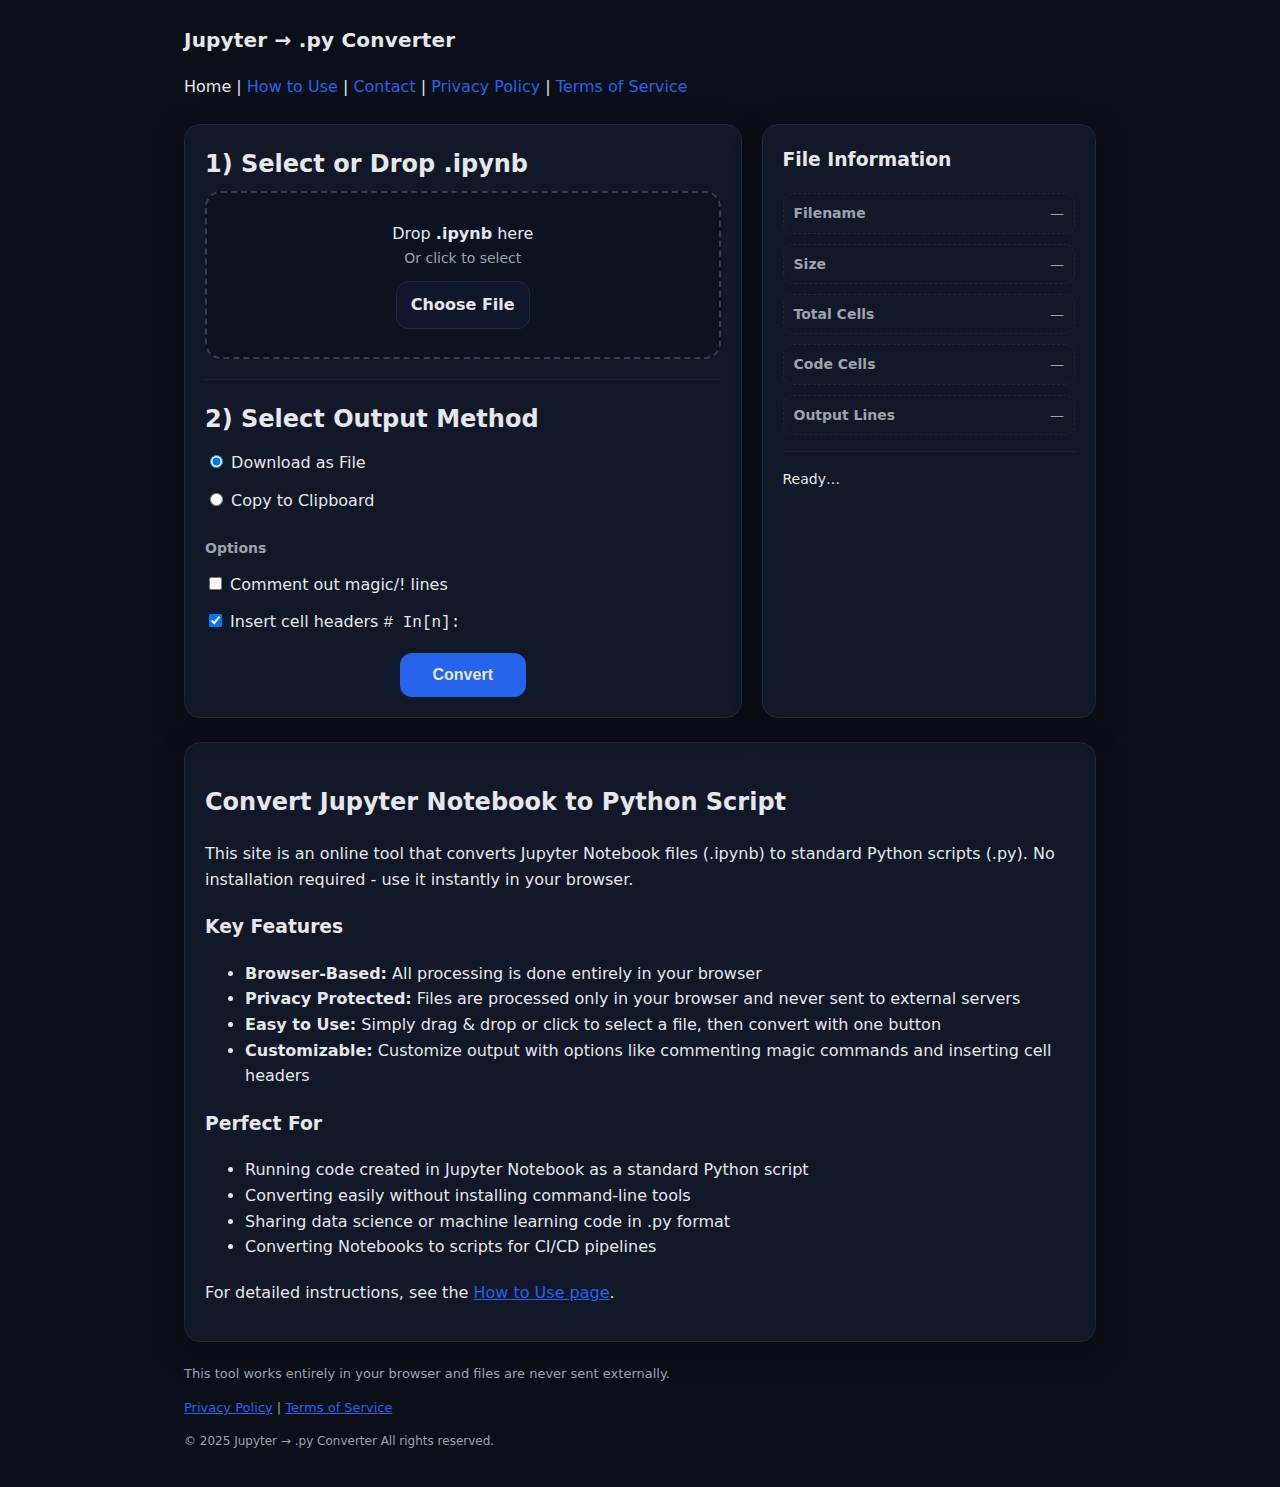
<file: index.html>
<!doctype html>
<html lang="en">

<head>
  <meta charset="utf-8" />
  <meta name="viewport" content="width=device-width, initial-scale=1" />
  <title>Jupyter Notebook → Python Converter</title>
  <meta name="description" content="Convert Jupyter Notebook (.ipynb) to Python script (.py). Works entirely in browser with no server uploads." />
  <meta name="keywords" content="Jupyter, Python, ipynb, converter, nbconvert, Notebook, script, online tool" />

  <!-- Open Graph / SNS Meta Tags -->
  <meta property="og:type" content="website" />
  <meta property="og:title" content="Jupyter Notebook → Python Converter" />
  <meta property="og:description" content="Convert Jupyter Notebook (.ipynb) to Python script (.py). Works entirely in browser with no server uploads." />
  <meta property="og:site_name" content="Jupyter → .py Converter" />

  <!-- Twitter Card -->
  <meta name="twitter:card" content="summary" />
  <meta name="twitter:title" content="Jupyter Notebook → Python Converter" />
  <meta name="twitter:description" content="Convert Jupyter Notebook (.ipynb) to Python script (.py)." />

  <!-- Favicon -->
  <link rel="icon" type="image/x-icon" href="/favicon.ico" />

  <!-- Google AdSense (Auto ads) -->
  <script async src="https://pagead2.googlesyndication.com/pagead/js/adsbygoogle.js?client=ca-pub-8403084400979758" crossorigin="anonymous"></script>

  <link rel="stylesheet" href="styles.css" />

  <!-- Google tag (gtag.js) -->
  <script async src="https://www.googletagmanager.com/gtag/js?id=G-3LLCZ14HVM"></script>
  <script>
    window.dataLayer = window.dataLayer || [];
    function gtag(){dataLayer.push(arguments);}
    gtag('js', new Date());

    gtag('config', 'G-3LLCZ14HVM');
  </script>
</head>

<body>
  <div class="container">
    <header>
      <div class="brand">
        <a href="index.html" style="text-decoration:none; color:inherit; display:flex; align-items:center;">
          <div>
            <div style="font-size:20px; font-weight:800; letter-spacing:.2px;">
              Jupyter → .py Converter
            </div>
          </div>
        </a>
      </div>
    </header>

    <nav style="margin-bottom:24px;">
      <a href="index.html" style="color:var(--text); text-decoration:none;">Home</a> |
      <a href="how-to-use.html" style="color:var(--acc); text-decoration:none;">How to Use</a> |
      <a href="contact.html" style="color:var(--acc); text-decoration:none;">Contact</a> |
      <a href="privacy.html" style="color:var(--acc); text-decoration:none;">Privacy Policy</a> |
      <a href="terms.html" style="color:var(--acc); text-decoration:none;">Terms of Service</a>
    </nav>

    <!-- Main Content -->
    <main class="grid">
      <!-- File Upload & Convert Section -->
      <section class="panel">
        <h2 style="margin:0 0 8px 0;">1) Select or Drop .ipynb</h2>
        <div id="dropzone" class="dropzone" role="button" tabindex="0"
          aria-label="Drop file here or click to select">
          <div>Drop <strong>.ipynb</strong> here</div>
          <div class="meta">Or click to select</div>

          <!-- File Selection Button -->
          <div class="controls">
            <label class="btn">
              Choose File
              <input id="fileInput" type="file" accept=".ipynb,application/json" hidden />
            </label>
          </div>
        </div>

        <hr style="border:none; border-top:1px solid var(--border); margin:20px 0;">

        <h2 style="margin:0 0 12px 0;">2) Select Output Method</h2>
        <!-- Output Method Selection -->
        <div class="controls" style="gap:12px; margin-bottom:16px; flex-direction:column; align-items:flex-start;">
          <label>
            <input type="radio" name="convertMode" value="download" checked />
            Download as File
          </label>
          <label>
            <input type="radio" name="convertMode" value="copy" />
            Copy to Clipboard
          </label>
        </div>

        <!-- Conversion Options -->
        <div style="margin-bottom:16px; margin-top:24px;">
          <h3 style="margin:0 0 8px 0; font-size:14px; color:var(--muted);">Options</h3>
          <div class="controls" style="gap:12px; flex-direction:column; align-items:flex-start;">
            <label>
              <input id="optMagics" type="checkbox" />
              Comment out magic/! lines
            </label>
            <label>
              <input id="optInTags" type="checkbox" checked />
              Insert cell headers <code># In[n]:</code>
            </label>
          </div>
        </div>

        <!-- Convert Button -->
        <div class="controls">
          <button id="btnConvert" class="btn btn-primary" disabled style="padding:12px 32px; font-size:16px; font-weight:600;">
            Convert
          </button>
        </div>
      </section>

      <!-- File Information Sidebar -->
      <aside class="panel">
        <h3 style="margin-top:0;">File Information</h3>
        <div id="fileMeta" class="list meta">
          <div class="kv">
            <strong>Filename</strong>
            <span id="metaName">—</span>
          </div>
          <div class="kv">
            <strong>Size</strong>
            <span id="metaSize">—</span>
          </div>
          <div class="kv">
            <strong>Total Cells</strong>
            <span id="metaCells">—</span>
          </div>
          <div class="kv">
            <strong>Code Cells</strong>
            <span id="metaCodeCells">—</span>
          </div>
          <div class="kv">
            <strong>Output Lines</strong>
            <span id="metaLines">—</span>
          </div>
        </div>
        <hr style="border:none; border-top:1px solid var(--border); margin:16px 0;">
        <div id="status" class="status">Ready…</div>
      </aside>
    </main>

    <!-- 説明セクション -->
    <section class="panel" style="margin-top:24px;">
      <h2>Convert Jupyter Notebook to Python Script</h2>
      <p>
        This site is an online tool that converts Jupyter Notebook files (.ipynb) to standard Python scripts (.py).
        No installation required - use it instantly in your browser.
      </p>
      <h3 style="margin-top:20px;">Key Features</h3>
      <ul>
        <li><strong>Browser-Based:</strong> All processing is done entirely in your browser</li>
        <li><strong>Privacy Protected:</strong> Files are processed only in your browser and never sent to external servers</li>
        <li><strong>Easy to Use:</strong> Simply drag & drop or click to select a file, then convert with one button</li>
        <li><strong>Customizable:</strong> Customize output with options like commenting magic commands and inserting cell headers</li>
      </ul>
      <h3 style="margin-top:20px;">Perfect For</h3>
      <ul>
        <li>Running code created in Jupyter Notebook as a standard Python script</li>
        <li>Converting easily without installing command-line tools</li>
        <li>Sharing data science or machine learning code in .py format</li>
        <li>Converting Notebooks to scripts for CI/CD pipelines</li>
      </ul>
      <p style="margin-top:20px;">
        For detailed instructions, see the <a href="how-to-use.html" style="color:var(--acc);">How to Use page</a>.
      </p>
    </section>

    <!-- Footer -->
    <footer>
      <p>
        This tool works entirely in your browser and files are never sent externally.
      </p>
      <p style="margin-top:12px;">
        <a href="privacy.html" style="color:var(--acc);">Privacy Policy</a> |
        <a href="terms.html" style="color:var(--acc);">Terms of Service</a>
      </p>
      <p style="margin-top:12px; color:var(--muted); font-size:12px;">
        &copy; 2025 Jupyter → .py Converter All rights reserved.
      </p>
    </footer>
  </div>

  <!-- Application Script -->
  <script src="app.js"></script>
</body>

</html>
</file>
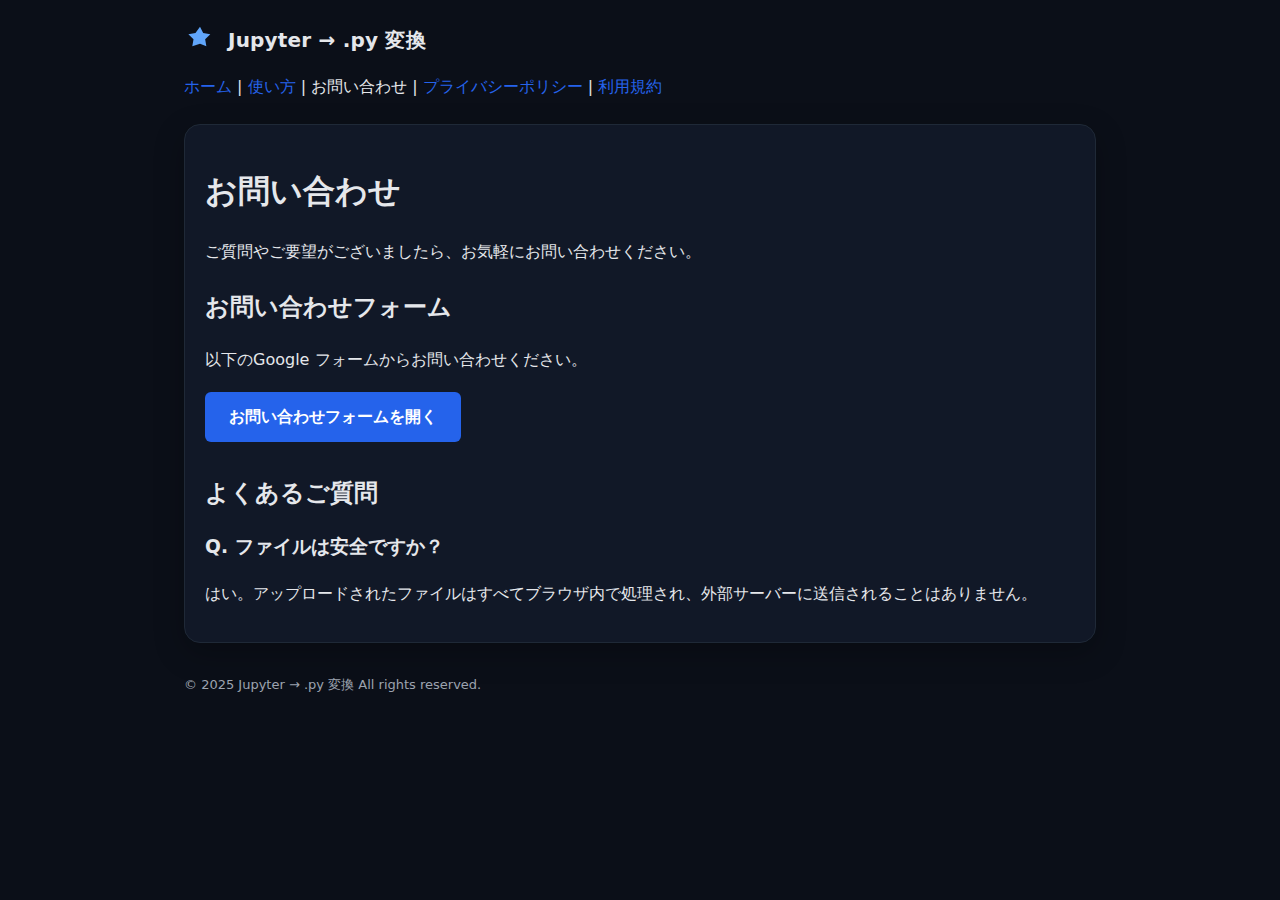
<file: contact.html>
<!doctype html>
<html lang="ja">

<head>
  <meta charset="utf-8" />
  <meta name="viewport" content="width=device-width, initial-scale=1" />
  <title>お問い合わせ | Jupyter → .py 変換</title>
  <meta name="description" content="Jupyter → .py 変換ツールへのお問い合わせページです。" />

  <link rel="stylesheet" href="styles.css" />

  <!-- Google tag (gtag.js) -->
  <script async src="https://www.googletagmanager.com/gtag/js?id=G-3LLCZ14HVM"></script>
  <script>
    window.dataLayer = window.dataLayer || [];
    function gtag(){dataLayer.push(arguments);}
    gtag('js', new Date());

    gtag('config', 'G-3LLCZ14HVM');
  </script>
</head>

<body>
  <div class="container">
    <header>
      <div class="brand">
        <a href="index.html" style="text-decoration:none; color:inherit; display:flex; align-items:center; gap:12px;">
          <svg width="32" height="32" viewBox="0 0 24 24" fill="none" xmlns="http://www.w3.org/2000/svg"
            aria-hidden="true">
            <path d="M12 2l2.39 4.84 5.34.78-3.86 3.76.91 5.32L12 14.77 6.22 16.7l.91-5.32L3.27 7.62l5.34-.78L12 2z"
              fill="#60a5fa" />
          </svg>
          <div>
            <div style="font-size:20px; font-weight:800; letter-spacing:.2px;">
              Jupyter → .py 変換
            </div>
          </div>
        </a>
      </div>
    </header>

    <nav style="margin-bottom:24px;">
      <a href="index.html" style="color:var(--acc); text-decoration:none;">ホーム</a> |
      <a href="how-to-use.html" style="color:var(--acc); text-decoration:none;">使い方</a> |
      <a href="contact.html" style="color:var(--text); text-decoration:none;">お問い合わせ</a> |
      <a href="privacy.html" style="color:var(--acc); text-decoration:none;">プライバシーポリシー</a> |
      <a href="terms.html" style="color:var(--acc); text-decoration:none;">利用規約</a>
    </nav>

    <main class="panel">
      <h1>お問い合わせ</h1>
      <p>ご質問やご要望がございましたら、お気軽にお問い合わせください。</p>

      <section style="margin-top:24px;">
        <h2>お問い合わせフォーム</h2>
        <p>
          以下のGoogle フォームからお問い合わせください。
        </p>

        <div style="margin-top:20px;">
          <a href="https://forms.gle/yiNz5dXvi78vizZi8" target="_blank" rel="noopener"
             style="display:inline-block; padding:12px 24px; background-color:var(--acc); color:white; text-decoration:none; border-radius:6px; font-weight:600;">
            お問い合わせフォームを開く
          </a>
        </div>
      </section>

      <section style="margin-top:32px;">
        <h2>よくあるご質問</h2>
        <h3>Q. ファイルは安全ですか？</h3>
        <p>
          はい。アップロードされたファイルはすべてブラウザ内で処理され、外部サーバーに送信されることはありません。
        </p>

      </section>
    </main>

    <footer style="margin-top:32px;">
      <p>&copy; 2025 Jupyter → .py 変換 All rights reserved.</p>
    </footer>
  </div>
</body>

</html>
</file>
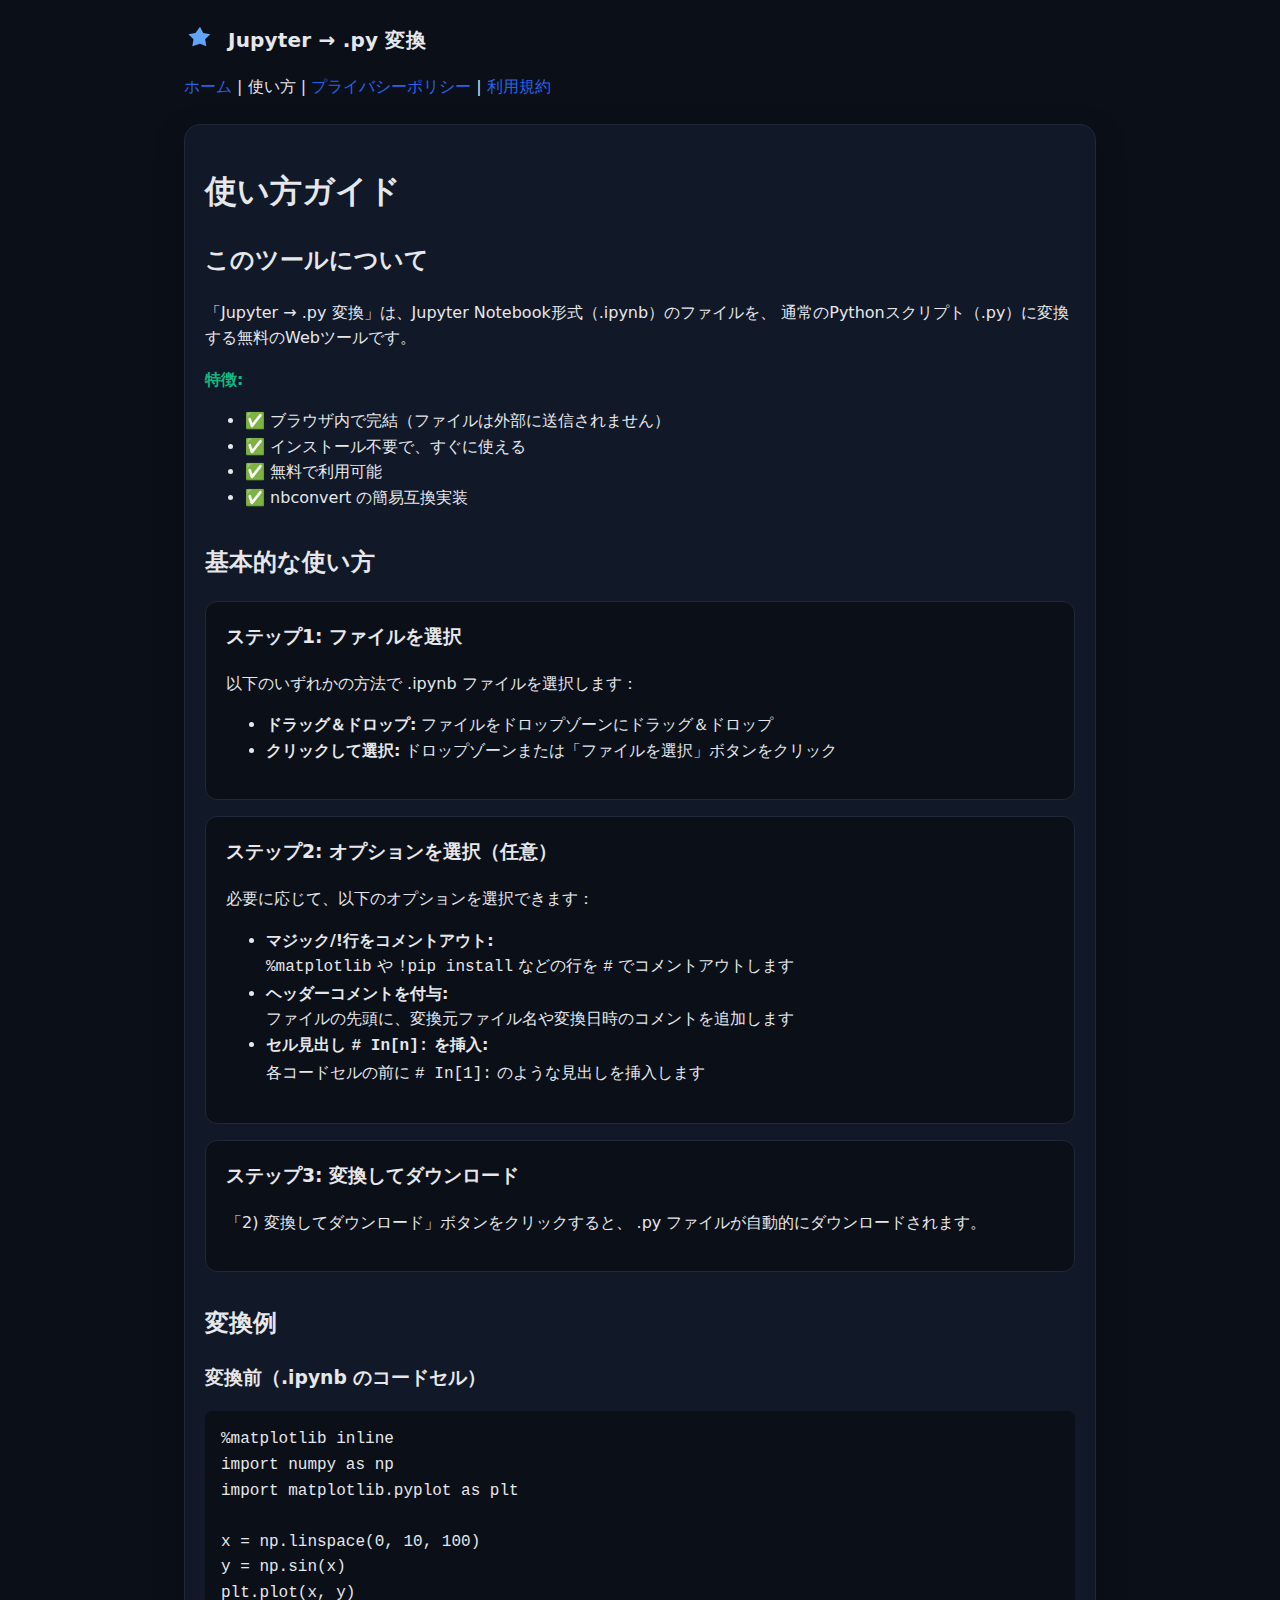
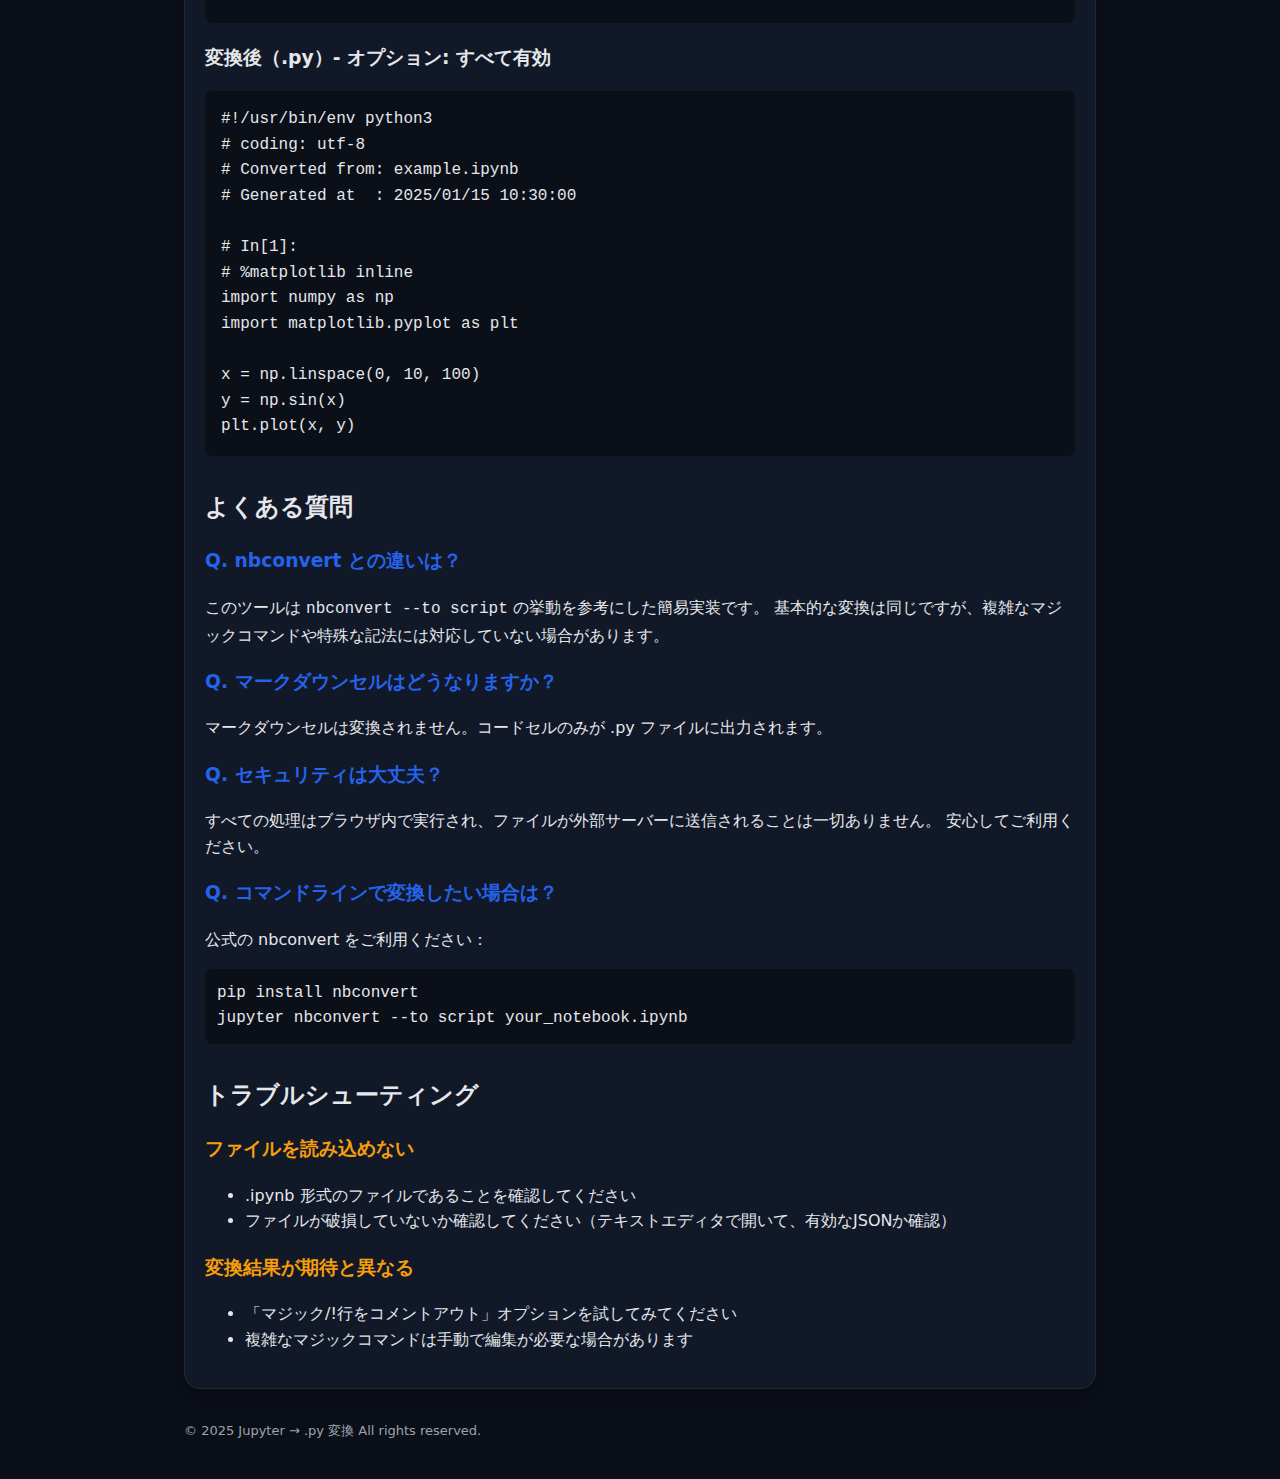
<file: how-to-use.html>
<!doctype html>
<html lang="ja">

<head>
  <meta charset="utf-8" />
  <meta name="viewport" content="width=device-width, initial-scale=1" />
  <title>使い方 | Jupyter → .py 変換</title>
  <meta name="description" content="Jupyter Notebookファイル(.ipynb)をPythonスクリプト(.py)に変換する方法を詳しく解説します。" />

  <!-- Google AdSense (Auto ads) -->
  <script async src="https://pagead2.googlesyndication.com/pagead/js/adsbygoogle.js?client=ca-pub-8403084400979758" crossorigin="anonymous"></script>
  
  <link rel="stylesheet" href="styles.css" />

  <!-- Google tag (gtag.js) -->
  <script async src="https://www.googletagmanager.com/gtag/js?id=G-3LLCZ14HVM"></script>
  <script>
    window.dataLayer = window.dataLayer || [];
    function gtag(){dataLayer.push(arguments);}
    gtag('js', new Date());

    gtag('config', 'G-3LLCZ14HVM');
  </script>
</head>

<body>
  <div class="container">
    <header>
      <div class="brand">
        <a href="index.html" style="text-decoration:none; color:inherit; display:flex; align-items:center; gap:12px;">
          <svg width="32" height="32" viewBox="0 0 24 24" fill="none" xmlns="http://www.w3.org/2000/svg"
            aria-hidden="true">
            <path d="M12 2l2.39 4.84 5.34.78-3.86 3.76.91 5.32L12 14.77 6.22 16.7l.91-5.32L3.27 7.62l5.34-.78L12 2z"
              fill="#60a5fa" />
          </svg>
          <div>
            <div style="font-size:20px; font-weight:800; letter-spacing:.2px;">
              Jupyter → .py 変換
            </div>
          </div>
        </a>
      </div>
    </header>

    <nav style="margin-bottom:24px;">
      <a href="index.html" style="color:var(--acc); text-decoration:none;">ホーム</a> |
      <a href="how-to-use.html" style="color:var(--text); text-decoration:none;">使い方</a> |
      <a href="privacy.html" style="color:var(--acc); text-decoration:none;">プライバシーポリシー</a> |
      <a href="terms.html" style="color:var(--acc); text-decoration:none;">利用規約</a>
    </nav>

    <main class="panel">
      <h1>使い方ガイド</h1>

      <section style="margin-top:24px;">
        <h2>このツールについて</h2>
        <p>
          「Jupyter → .py 変換」は、Jupyter Notebook形式（.ipynb）のファイルを、
          通常のPythonスクリプト（.py）に変換する無料のWebツールです。
        </p>
        <p style="margin-top:12px;">
          <strong style="color:var(--ok);">特徴:</strong>
        </p>
        <ul>
          <li>✅ ブラウザ内で完結（ファイルは外部に送信されません）</li>
          <li>✅ インストール不要で、すぐに使える</li>
          <li>✅ 無料で利用可能</li>
          <li>✅ nbconvert の簡易互換実装</li>
        </ul>
      </section>

      <section style="margin-top:32px;">
        <h2>基本的な使い方</h2>

        <div style="margin-top:16px; padding:20px; background:var(--bg); border-radius:12px; border:1px solid var(--border);">
          <h3 style="margin-top:0;">ステップ1: ファイルを選択</h3>
          <p>
            以下のいずれかの方法で .ipynb ファイルを選択します：
          </p>
          <ul style="margin-top:8px;">
            <li><strong>ドラッグ＆ドロップ:</strong> ファイルをドロップゾーンにドラッグ＆ドロップ</li>
            <li><strong>クリックして選択:</strong> ドロップゾーンまたは「ファイルを選択」ボタンをクリック</li>
          </ul>
        </div>

        <div style="margin-top:16px; padding:20px; background:var(--bg); border-radius:12px; border:1px solid var(--border);">
          <h3 style="margin-top:0;">ステップ2: オプションを選択（任意）</h3>
          <p>
            必要に応じて、以下のオプションを選択できます：
          </p>
          <ul style="margin-top:8px;">
            <li>
              <strong>マジック/!行をコメントアウト:</strong><br>
              <code>%matplotlib</code> や <code>!pip install</code> などの行を <code>#</code> でコメントアウトします
            </li>
            <li>
              <strong>ヘッダーコメントを付与:</strong><br>
              ファイルの先頭に、変換元ファイル名や変換日時のコメントを追加します
            </li>
            <li>
              <strong>セル見出し <code># In[n]:</code> を挿入:</strong><br>
              各コードセルの前に <code># In[1]:</code> のような見出しを挿入します
            </li>
          </ul>
        </div>

        <div style="margin-top:16px; padding:20px; background:var(--bg); border-radius:12px; border:1px solid var(--border);">
          <h3 style="margin-top:0;">ステップ3: 変換してダウンロード</h3>
          <p>
            「2) 変換してダウンロード」ボタンをクリックすると、
            .py ファイルが自動的にダウンロードされます。
          </p>
        </div>
      </section>

      <section style="margin-top:32px;">
        <h2>変換例</h2>
        <h3>変換前（.ipynb のコードセル）</h3>
        <pre style="background:var(--bg); padding:16px; border-radius:8px; overflow-x:auto;"><code>%matplotlib inline
import numpy as np
import matplotlib.pyplot as plt

x = np.linspace(0, 10, 100)
y = np.sin(x)
plt.plot(x, y)</code></pre>

        <h3 style="margin-top:20px;">変換後（.py）- オプション: すべて有効</h3>
        <pre style="background:var(--bg); padding:16px; border-radius:8px; overflow-x:auto;"><code>#!/usr/bin/env python3
# coding: utf-8
# Converted from: example.ipynb
# Generated at  : 2025/01/15 10:30:00

# In[1]:
# %matplotlib inline
import numpy as np
import matplotlib.pyplot as plt

x = np.linspace(0, 10, 100)
y = np.sin(x)
plt.plot(x, y)</code></pre>
      </section>

      <section style="margin-top:32px;">
        <h2>よくある質問</h2>

        <div style="margin-top:16px;">
          <h3 style="color:var(--acc);">Q. nbconvert との違いは？</h3>
          <p>
            このツールは <code>nbconvert --to script</code> の挙動を参考にした簡易実装です。
            基本的な変換は同じですが、複雑なマジックコマンドや特殊な記法には対応していない場合があります。
          </p>
        </div>

        <div style="margin-top:16px;">
          <h3 style="color:var(--acc);">Q. マークダウンセルはどうなりますか？</h3>
          <p>
            マークダウンセルは変換されません。コードセルのみが .py ファイルに出力されます。
          </p>
        </div>

        <div style="margin-top:16px;">
          <h3 style="color:var(--acc);">Q. セキュリティは大丈夫？</h3>
          <p>
            すべての処理はブラウザ内で実行され、ファイルが外部サーバーに送信されることは一切ありません。
            安心してご利用ください。
          </p>
        </div>

        <div style="margin-top:16px;">
          <h3 style="color:var(--acc);">Q. コマンドラインで変換したい場合は？</h3>
          <p>
            公式の nbconvert をご利用ください：
          </p>
          <pre style="background:var(--bg); padding:12px; border-radius:8px; margin-top:8px;"><code>pip install nbconvert
jupyter nbconvert --to script your_notebook.ipynb</code></pre>
        </div>
      </section>

      <section style="margin-top:32px;">
        <h2>トラブルシューティング</h2>

        <div style="margin-top:16px;">
          <h3 style="color:var(--warn);">ファイルを読み込めない</h3>
          <ul>
            <li>.ipynb 形式のファイルであることを確認してください</li>
            <li>ファイルが破損していないか確認してください（テキストエディタで開いて、有効なJSONか確認）</li>
          </ul>
        </div>

        <div style="margin-top:16px;">
          <h3 style="color:var(--warn);">変換結果が期待と異なる</h3>
          <ul>
            <li>「マジック/!行をコメントアウト」オプションを試してみてください</li>
            <li>複雑なマジックコマンドは手動で編集が必要な場合があります</li>
          </ul>
        </div>
      </section>
    </main>

    <footer style="margin-top:32px;">
      <p>&copy; 2025 Jupyter → .py 変換 All rights reserved.</p>
    </footer>
  </div>
</body>

</html>
</file>
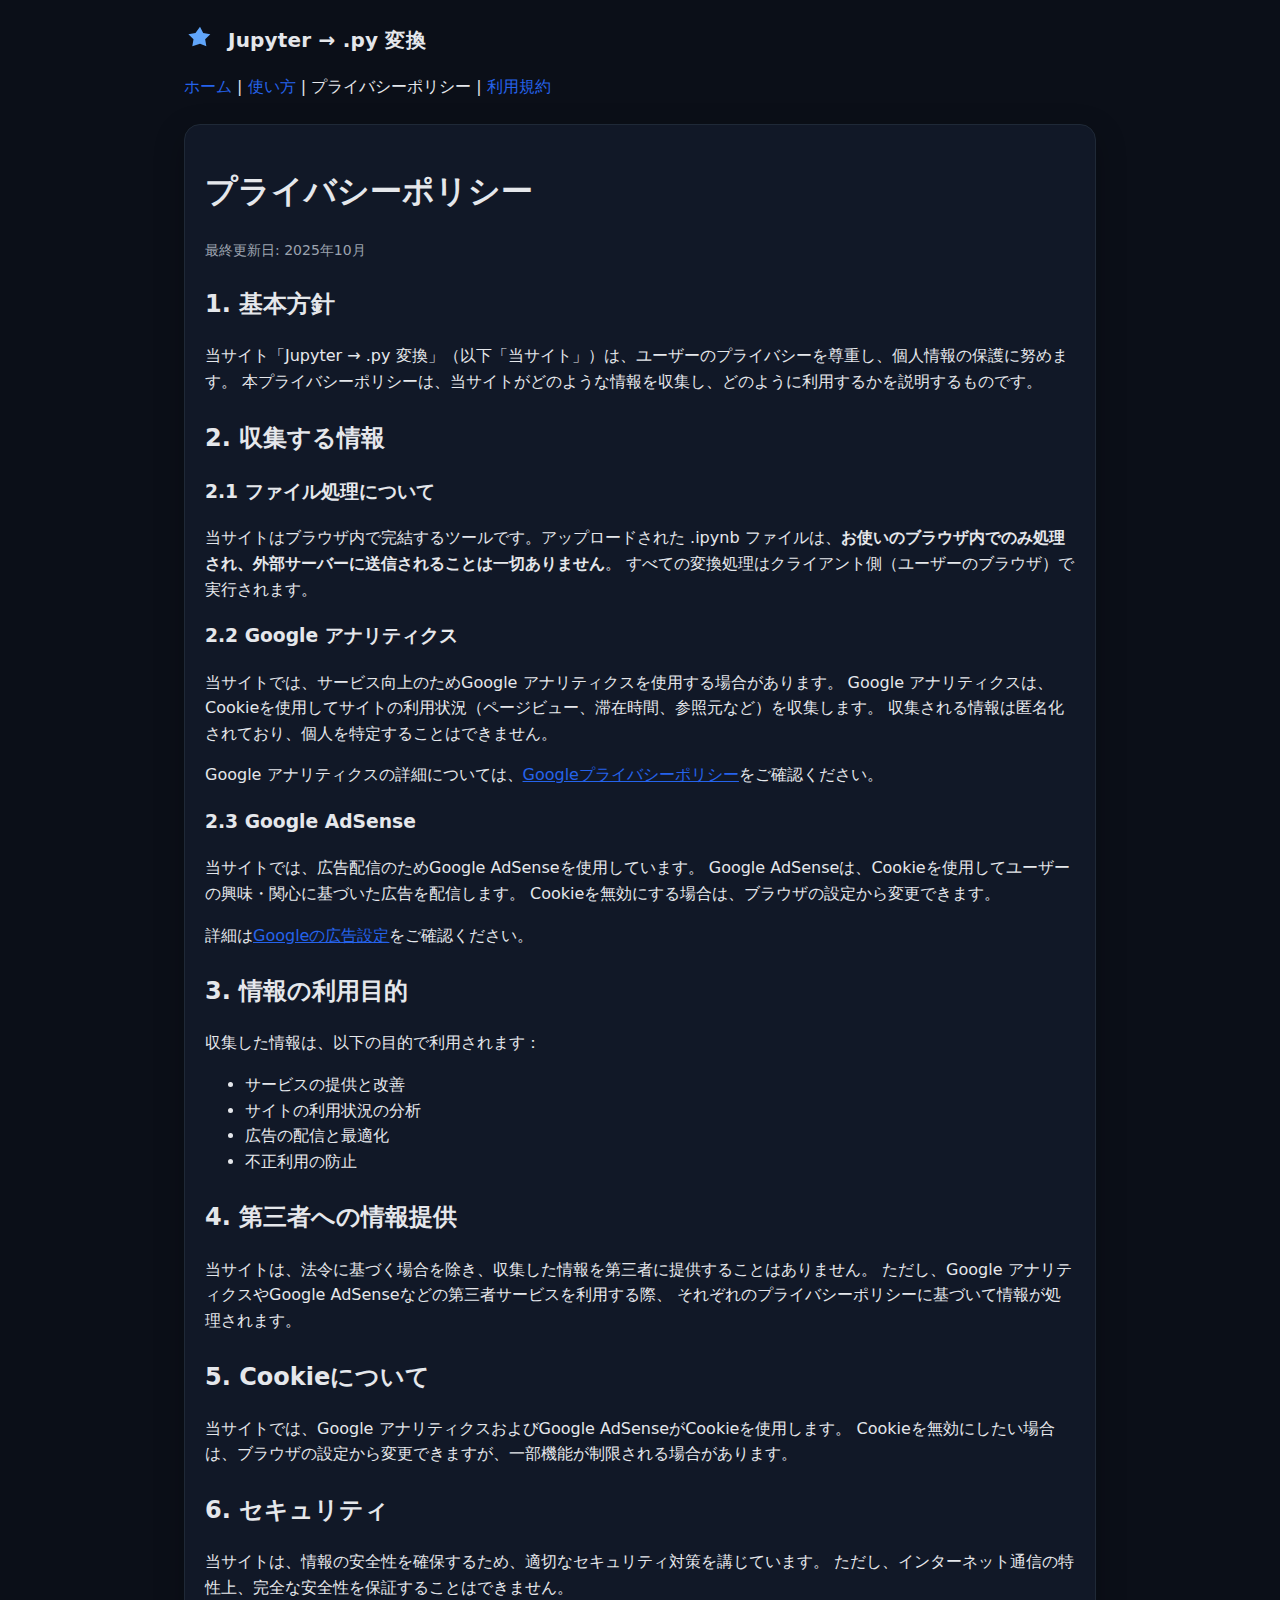
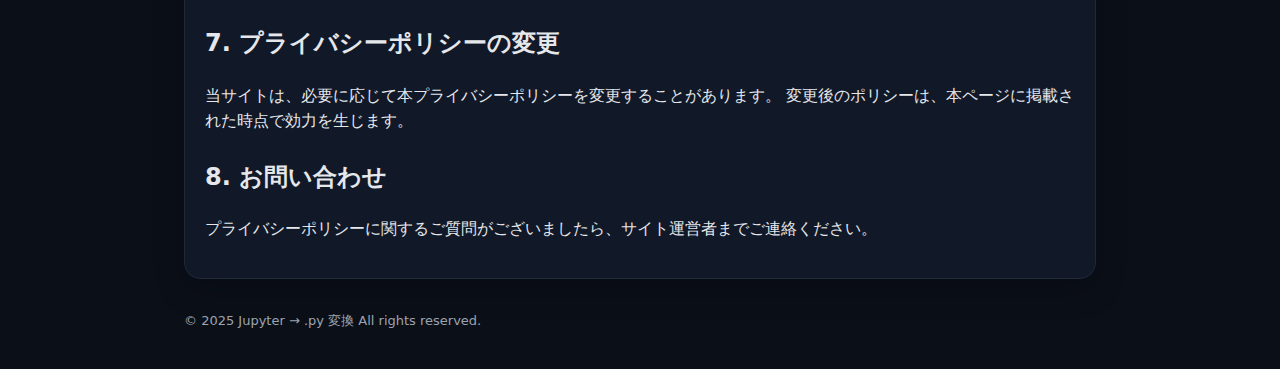
<file: privacy.html>
<!doctype html>
<html lang="ja">

<head>
  <meta charset="utf-8" />
  <meta name="viewport" content="width=device-width, initial-scale=1" />
  <title>プライバシーポリシー | Jupyter → .py 変換</title>
  <meta name="description" content="Jupyter → .py 変換ツールのプライバシーポリシーです。" />
  <link rel="stylesheet" href="styles.css" />
</head>

<body>
  <div class="container">
    <header>
      <div class="brand">
        <a href="index.html" style="text-decoration:none; color:inherit; display:flex; align-items:center; gap:12px;">
          <svg width="32" height="32" viewBox="0 0 24 24" fill="none" xmlns="http://www.w3.org/2000/svg"
            aria-hidden="true">
            <path d="M12 2l2.39 4.84 5.34.78-3.86 3.76.91 5.32L12 14.77 6.22 16.7l.91-5.32L3.27 7.62l5.34-.78L12 2z"
              fill="#60a5fa" />
          </svg>
          <div>
            <div style="font-size:20px; font-weight:800; letter-spacing:.2px;">
              Jupyter → .py 変換
            </div>
          </div>
        </a>
      </div>
    </header>

    <nav style="margin-bottom:24px;">
      <a href="index.html" style="color:var(--acc); text-decoration:none;">ホーム</a> |
      <a href="how-to-use.html" style="color:var(--acc); text-decoration:none;">使い方</a> |
      <a href="privacy.html" style="color:var(--text); text-decoration:none;">プライバシーポリシー</a> |
      <a href="terms.html" style="color:var(--acc); text-decoration:none;">利用規約</a>
    </nav>

    <main class="panel">
      <h1>プライバシーポリシー</h1>
      <p style="color:var(--muted); font-size:14px;">最終更新日: 2025年10月</p>

      <section style="margin-top:24px;">
        <h2>1. 基本方針</h2>
        <p>
          当サイト「Jupyter → .py 変換」（以下「当サイト」）は、ユーザーのプライバシーを尊重し、個人情報の保護に努めます。
          本プライバシーポリシーは、当サイトがどのような情報を収集し、どのように利用するかを説明するものです。
        </p>
      </section>

      <section style="margin-top:24px;">
        <h2>2. 収集する情報</h2>
        <h3>2.1 ファイル処理について</h3>
        <p>
          当サイトはブラウザ内で完結するツールです。アップロードされた .ipynb ファイルは、<strong>お使いのブラウザ内でのみ処理され、外部サーバーに送信されることは一切ありません</strong>。
          すべての変換処理はクライアント側（ユーザーのブラウザ）で実行されます。
        </p>

        <h3>2.2 Google アナリティクス</h3>
        <p>
          当サイトでは、サービス向上のためGoogle アナリティクスを使用する場合があります。
          Google アナリティクスは、Cookieを使用してサイトの利用状況（ページビュー、滞在時間、参照元など）を収集します。
          収集される情報は匿名化されており、個人を特定することはできません。
        </p>
        <p>
          Google アナリティクスの詳細については、<a href="https://policies.google.com/privacy" target="_blank" rel="noopener" style="color:var(--acc);">Googleプライバシーポリシー</a>をご確認ください。
        </p>

        <h3>2.3 Google AdSense</h3>
        <p>
          当サイトでは、広告配信のためGoogle AdSenseを使用しています。
          Google AdSenseは、Cookieを使用してユーザーの興味・関心に基づいた広告を配信します。
          Cookieを無効にする場合は、ブラウザの設定から変更できます。
        </p>
        <p>
          詳細は<a href="https://policies.google.com/technologies/ads" target="_blank" rel="noopener" style="color:var(--acc);">Googleの広告設定</a>をご確認ください。
        </p>
      </section>

      <section style="margin-top:24px;">
        <h2>3. 情報の利用目的</h2>
        <p>収集した情報は、以下の目的で利用されます：</p>
        <ul>
          <li>サービスの提供と改善</li>
          <li>サイトの利用状況の分析</li>
          <li>広告の配信と最適化</li>
          <li>不正利用の防止</li>
        </ul>
      </section>

      <section style="margin-top:24px;">
        <h2>4. 第三者への情報提供</h2>
        <p>
          当サイトは、法令に基づく場合を除き、収集した情報を第三者に提供することはありません。
          ただし、Google アナリティクスやGoogle AdSenseなどの第三者サービスを利用する際、
          それぞれのプライバシーポリシーに基づいて情報が処理されます。
        </p>
      </section>

      <section style="margin-top:24px;">
        <h2>5. Cookieについて</h2>
        <p>
          当サイトでは、Google アナリティクスおよびGoogle AdSenseがCookieを使用します。
          Cookieを無効にしたい場合は、ブラウザの設定から変更できますが、一部機能が制限される場合があります。
        </p>
      </section>

      <section style="margin-top:24px;">
        <h2>6. セキュリティ</h2>
        <p>
          当サイトは、情報の安全性を確保するため、適切なセキュリティ対策を講じています。
          ただし、インターネット通信の特性上、完全な安全性を保証することはできません。
        </p>
      </section>

      <section style="margin-top:24px;">
        <h2>7. プライバシーポリシーの変更</h2>
        <p>
          当サイトは、必要に応じて本プライバシーポリシーを変更することがあります。
          変更後のポリシーは、本ページに掲載された時点で効力を生じます。
        </p>
      </section>

      <section style="margin-top:24px;">
        <h2>8. お問い合わせ</h2>
        <p>
          プライバシーポリシーに関するご質問がございましたら、サイト運営者までご連絡ください。
        </p>
      </section>
    </main>

    <footer style="margin-top:32px;">
      <p>&copy; 2025 Jupyter → .py 変換 All rights reserved.</p>
    </footer>
  </div>
</body>

</html>
</file>
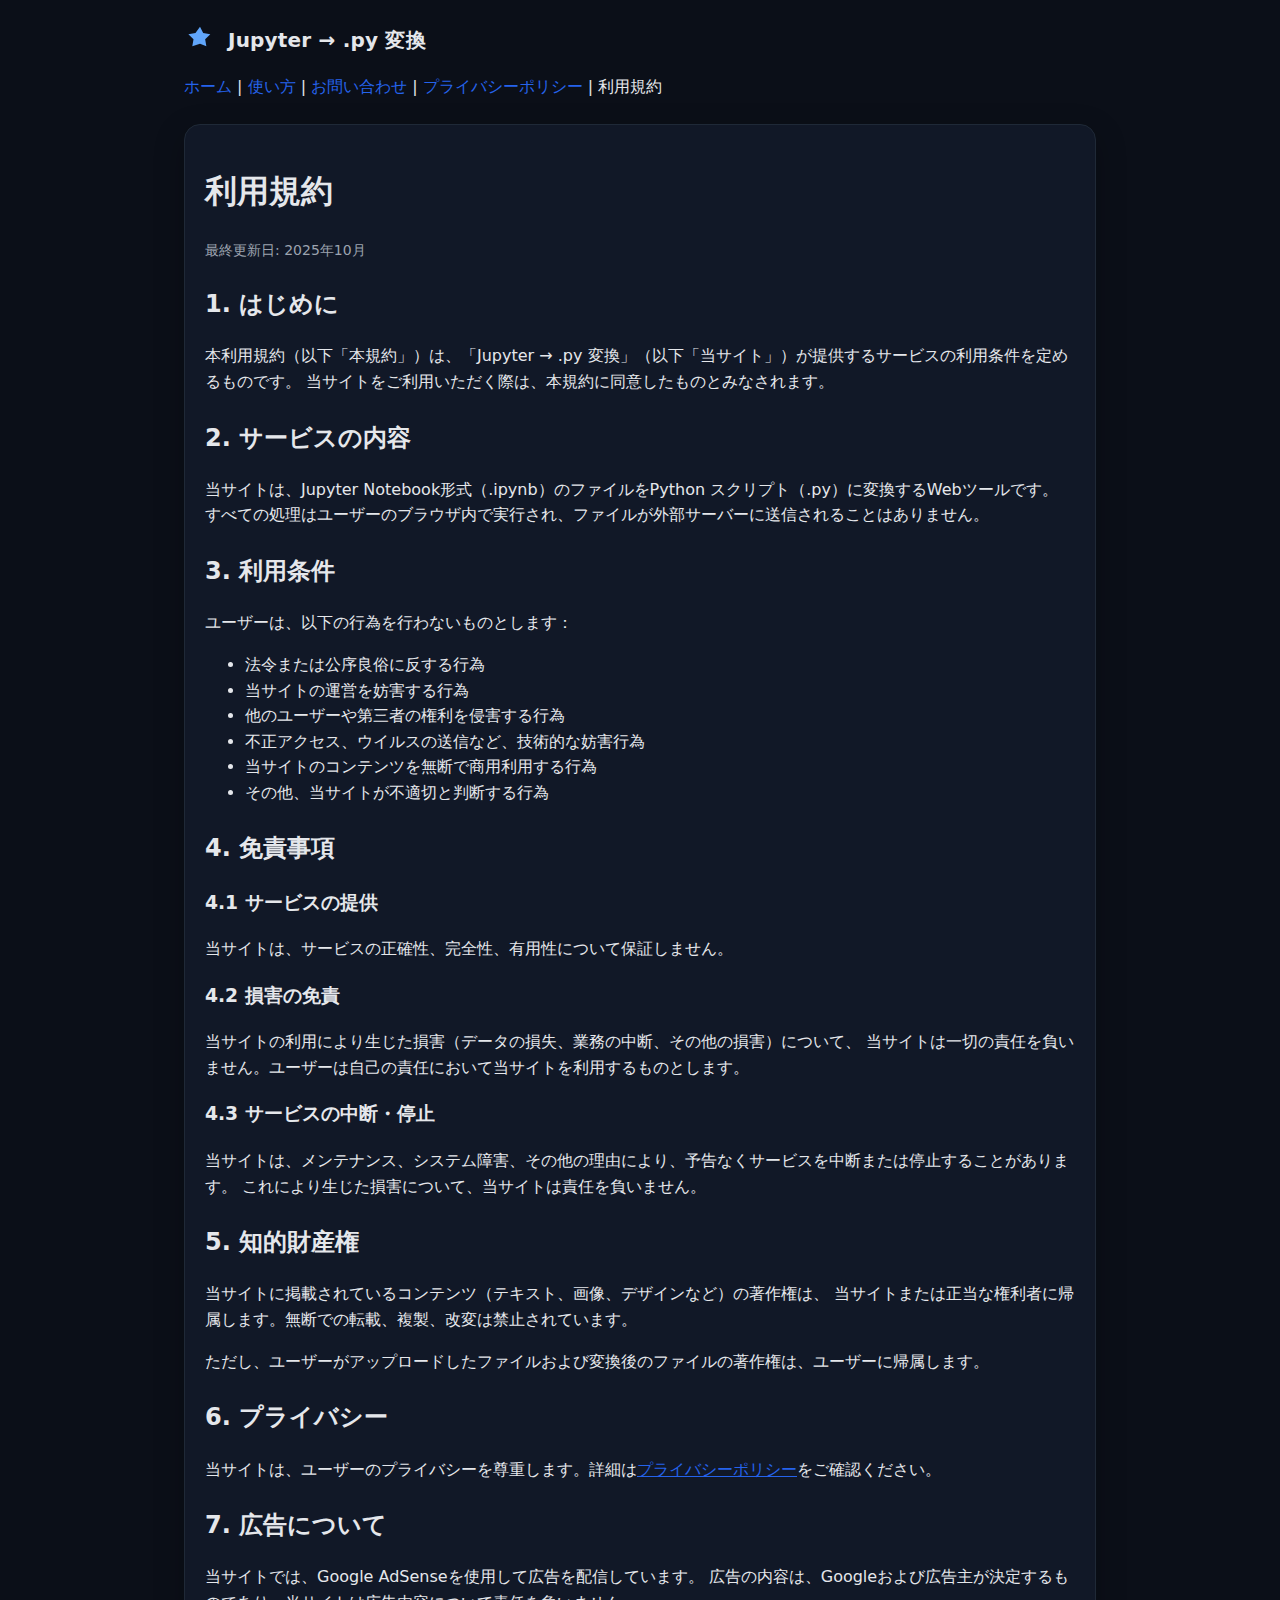
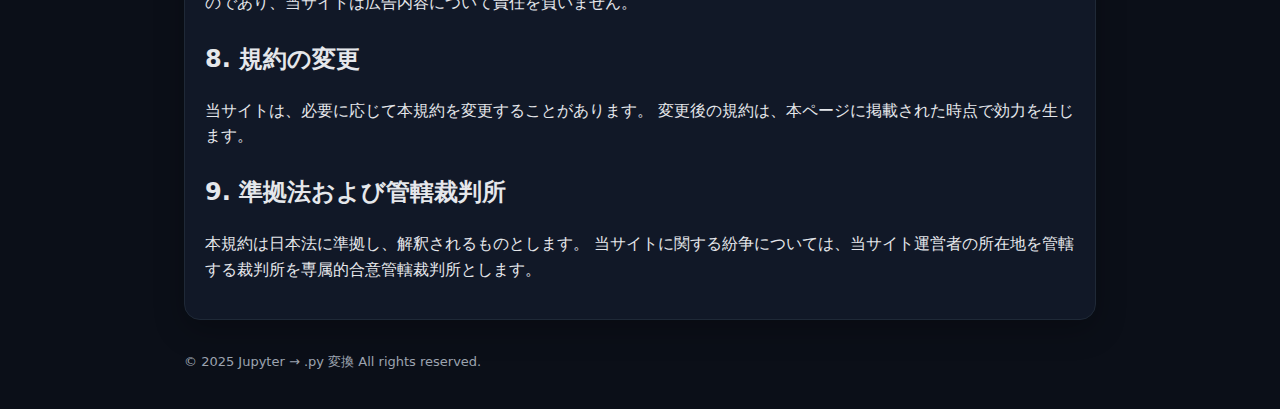
<file: terms.html>
<!doctype html>
<html lang="ja">

<head>
  <meta charset="utf-8" />
  <meta name="viewport" content="width=device-width, initial-scale=1" />
  <title>利用規約 | Jupyter → .py 変換</title>
  <meta name="description" content="Jupyter → .py 変換ツールの利用規約です。" />

  <!-- Favicon -->
  <link rel="icon" type="image/x-icon" href="/favicon.ico" />

  <link rel="stylesheet" href="styles.css" />
  
  <!-- Google tag (gtag.js) -->
  <script async src="https://www.googletagmanager.com/gtag/js?id=G-3LLCZ14HVM"></script>
  <script>
    window.dataLayer = window.dataLayer || [];
    function gtag(){dataLayer.push(arguments);}
    gtag('js', new Date());

    gtag('config', 'G-3LLCZ14HVM');
  </script>
</head>

<body>
  <div class="container">
    <header>
      <div class="brand">
        <a href="index.html" style="text-decoration:none; color:inherit; display:flex; align-items:center; gap:12px;">
          <svg width="32" height="32" viewBox="0 0 24 24" fill="none" xmlns="http://www.w3.org/2000/svg"
            aria-hidden="true">
            <path d="M12 2l2.39 4.84 5.34.78-3.86 3.76.91 5.32L12 14.77 6.22 16.7l.91-5.32L3.27 7.62l5.34-.78L12 2z"
              fill="#60a5fa" />
          </svg>
          <div>
            <div style="font-size:20px; font-weight:800; letter-spacing:.2px;">
              Jupyter → .py 変換
            </div>
          </div>
        </a>
      </div>
    </header>

    <nav style="margin-bottom:24px;">
      <a href="index.html" style="color:var(--acc); text-decoration:none;">ホーム</a> |
      <a href="how-to-use.html" style="color:var(--acc); text-decoration:none;">使い方</a> |
      <a href="contact.html" style="color:var(--acc); text-decoration:none;">お問い合わせ</a> |
      <a href="privacy.html" style="color:var(--acc); text-decoration:none;">プライバシーポリシー</a> |
      <a href="terms.html" style="color:var(--text); text-decoration:none;">利用規約</a>
    </nav>

    <main class="panel">
      <h1>利用規約</h1>
      <p style="color:var(--muted); font-size:14px;">最終更新日: 2025年10月</p>

      <section style="margin-top:24px;">
        <h2>1. はじめに</h2>
        <p>
          本利用規約（以下「本規約」）は、「Jupyter → .py 変換」（以下「当サイト」）が提供するサービスの利用条件を定めるものです。
          当サイトをご利用いただく際は、本規約に同意したものとみなされます。
        </p>
      </section>

      <section style="margin-top:24px;">
        <h2>2. サービスの内容</h2>
        <p>
          当サイトは、Jupyter Notebook形式（.ipynb）のファイルをPython スクリプト（.py）に変換するWebツールです。
          すべての処理はユーザーのブラウザ内で実行され、ファイルが外部サーバーに送信されることはありません。
        </p>
      </section>

      <section style="margin-top:24px;">
        <h2>3. 利用条件</h2>
        <p>ユーザーは、以下の行為を行わないものとします：</p>
        <ul>
          <li>法令または公序良俗に反する行為</li>
          <li>当サイトの運営を妨害する行為</li>
          <li>他のユーザーや第三者の権利を侵害する行為</li>
          <li>不正アクセス、ウイルスの送信など、技術的な妨害行為</li>
          <li>当サイトのコンテンツを無断で商用利用する行為</li>
          <li>その他、当サイトが不適切と判断する行為</li>
        </ul>
      </section>

      <section style="margin-top:24px;">
        <h2>4. 免責事項</h2>
        <h3>4.1 サービスの提供</h3>
        <p>
          当サイトは、サービスの正確性、完全性、有用性について保証しません。
        </p>

        <h3>4.2 損害の免責</h3>
        <p>
          当サイトの利用により生じた損害（データの損失、業務の中断、その他の損害）について、
          当サイトは一切の責任を負いません。ユーザーは自己の責任において当サイトを利用するものとします。
        </p>

        <h3>4.3 サービスの中断・停止</h3>
        <p>
          当サイトは、メンテナンス、システム障害、その他の理由により、予告なくサービスを中断または停止することがあります。
          これにより生じた損害について、当サイトは責任を負いません。
        </p>
      </section>

      <section style="margin-top:24px;">
        <h2>5. 知的財産権</h2>
        <p>
          当サイトに掲載されているコンテンツ（テキスト、画像、デザインなど）の著作権は、
          当サイトまたは正当な権利者に帰属します。無断での転載、複製、改変は禁止されています。
        </p>
        <p>
          ただし、ユーザーがアップロードしたファイルおよび変換後のファイルの著作権は、ユーザーに帰属します。
        </p>
      </section>

      <section style="margin-top:24px;">
        <h2>6. プライバシー</h2>
        <p>
          当サイトは、ユーザーのプライバシーを尊重します。詳細は<a href="privacy.html" style="color:var(--acc);">プライバシーポリシー</a>をご確認ください。
        </p>
      </section>

      <section style="margin-top:24px;">
        <h2>7. 広告について</h2>
        <p>
          当サイトでは、Google AdSenseを使用して広告を配信しています。
          広告の内容は、Googleおよび広告主が決定するものであり、当サイトは広告内容について責任を負いません。
        </p>
      </section>

      <section style="margin-top:24px;">
        <h2>8. 規約の変更</h2>
        <p>
          当サイトは、必要に応じて本規約を変更することがあります。
          変更後の規約は、本ページに掲載された時点で効力を生じます。
        </p>
      </section>

      <section style="margin-top:24px;">
        <h2>9. 準拠法および管轄裁判所</h2>
        <p>
          本規約は日本法に準拠し、解釈されるものとします。
          当サイトに関する紛争については、当サイト運営者の所在地を管轄する裁判所を専属的合意管轄裁判所とします。
        </p>
      </section>

    </main>

    <footer style="margin-top:32px;">
      <p>&copy; 2025 Jupyter → .py 変換 All rights reserved.</p>
    </footer>
  </div>
</body>

</html>
</file>
<file: styles.css>
:root {
  --bg: #0b0f18;           /* ダーク */
  --panel: #111827;        /* パネル */
  --acc: #2563eb;          /* アクセント */
  --text: #e5e7eb;         /* 文字 */
  --muted: #9ca3af;        /* 補助文字 */
  --ok: #10b981;           /* 成功 */
  --warn: #f59e0b;         /* 注意 */
  --err: #ef4444;          /* エラー */
  --border: #1f2937;       /* 枠線 */
}
* { box-sizing: border-box; }
html, body { height: 100%; }
body {
  margin: 0; font: 16px/1.6 system-ui, -apple-system, Segoe UI, Roboto, Helvetica, Arial, "Noto Sans JP", "Hiragino Kaku Gothic ProN", Meiryo, "Apple Color Emoji", "Segoe UI Emoji";
  background: linear-gradient(180deg, #0b0f18, #0b0f18 200px, #0b0f18 200px, #0b0f18);
  color: var(--text);
}
.container { max-width: 960px; margin: 0 auto; padding: 24px; }
header { display:flex; align-items:center; justify-content:space-between; gap:16px; margin-bottom: 18px; }
.brand { display:flex; align-items:center; gap:12px; }
.badge { font-size: 12px; color: var(--muted); background:#0b1220; border:1px solid var(--border); padding:2px 8px; border-radius: 999px; }
.panel { background: var(--panel); border: 1px solid var(--border); border-radius: 16px; padding: 20px; box-shadow: 0 10px 30px rgba(0,0,0,.25); }

.grid { display:grid; grid-template-columns: 1fr; gap: 20px; }
@media (min-width: 840px) { .grid { grid-template-columns: 1.25fr .75fr; } }

.dropzone {
  border: 2px dashed #334155; border-radius: 16px; padding: 28px; text-align:center; transition: all .2s ease; background: #0b1220;
}
.dropzone.dragover { border-color: var(--acc); background: #0f172a; }

.controls { display:flex; align-items:center; gap: 12px; flex-wrap: wrap; justify-content:center; margin-top: 12px; }
.btn { appearance:none; border:1px solid var(--border); background: #0f172a; color: var(--text); padding: 10px 14px; border-radius: 12px; cursor:pointer; font-weight:600; }
.btn:hover { border-color: #334155; }
.btn-primary { background: var(--acc); border-color: transparent; }
.btn-primary:hover { filter: brightness(1.05); }

.meta { font-size: 14px; color: var(--muted); }
.list { display:grid; gap:10px; }
.kv { display:flex; align-items:center; justify-content:space-between; gap:10px; border:1px dashed #1f2937; border-radius:10px; padding: 8px 10px; }
.kv strong { font-weight:700; }

.status { font-size: 14px; }
.ok { color: var(--ok); }
.warn { color: var(--warn); }
.err { color: var(--err); }

footer { color: var(--muted); margin-top: 22px; font-size: 13px; }
code, pre { font-family: ui-monospace, SFMono-Regular, Menlo, Monaco, Consolas, "Liberation Mono", "Courier New", monospace; }

/* 手動広告ユニットを置くならここに余白 */
.ad-block { display:block; min-height: 90px; margin: 10px 0; background: #0b1220; border:1px dashed #1f2937; border-radius:12px; }
</file>
